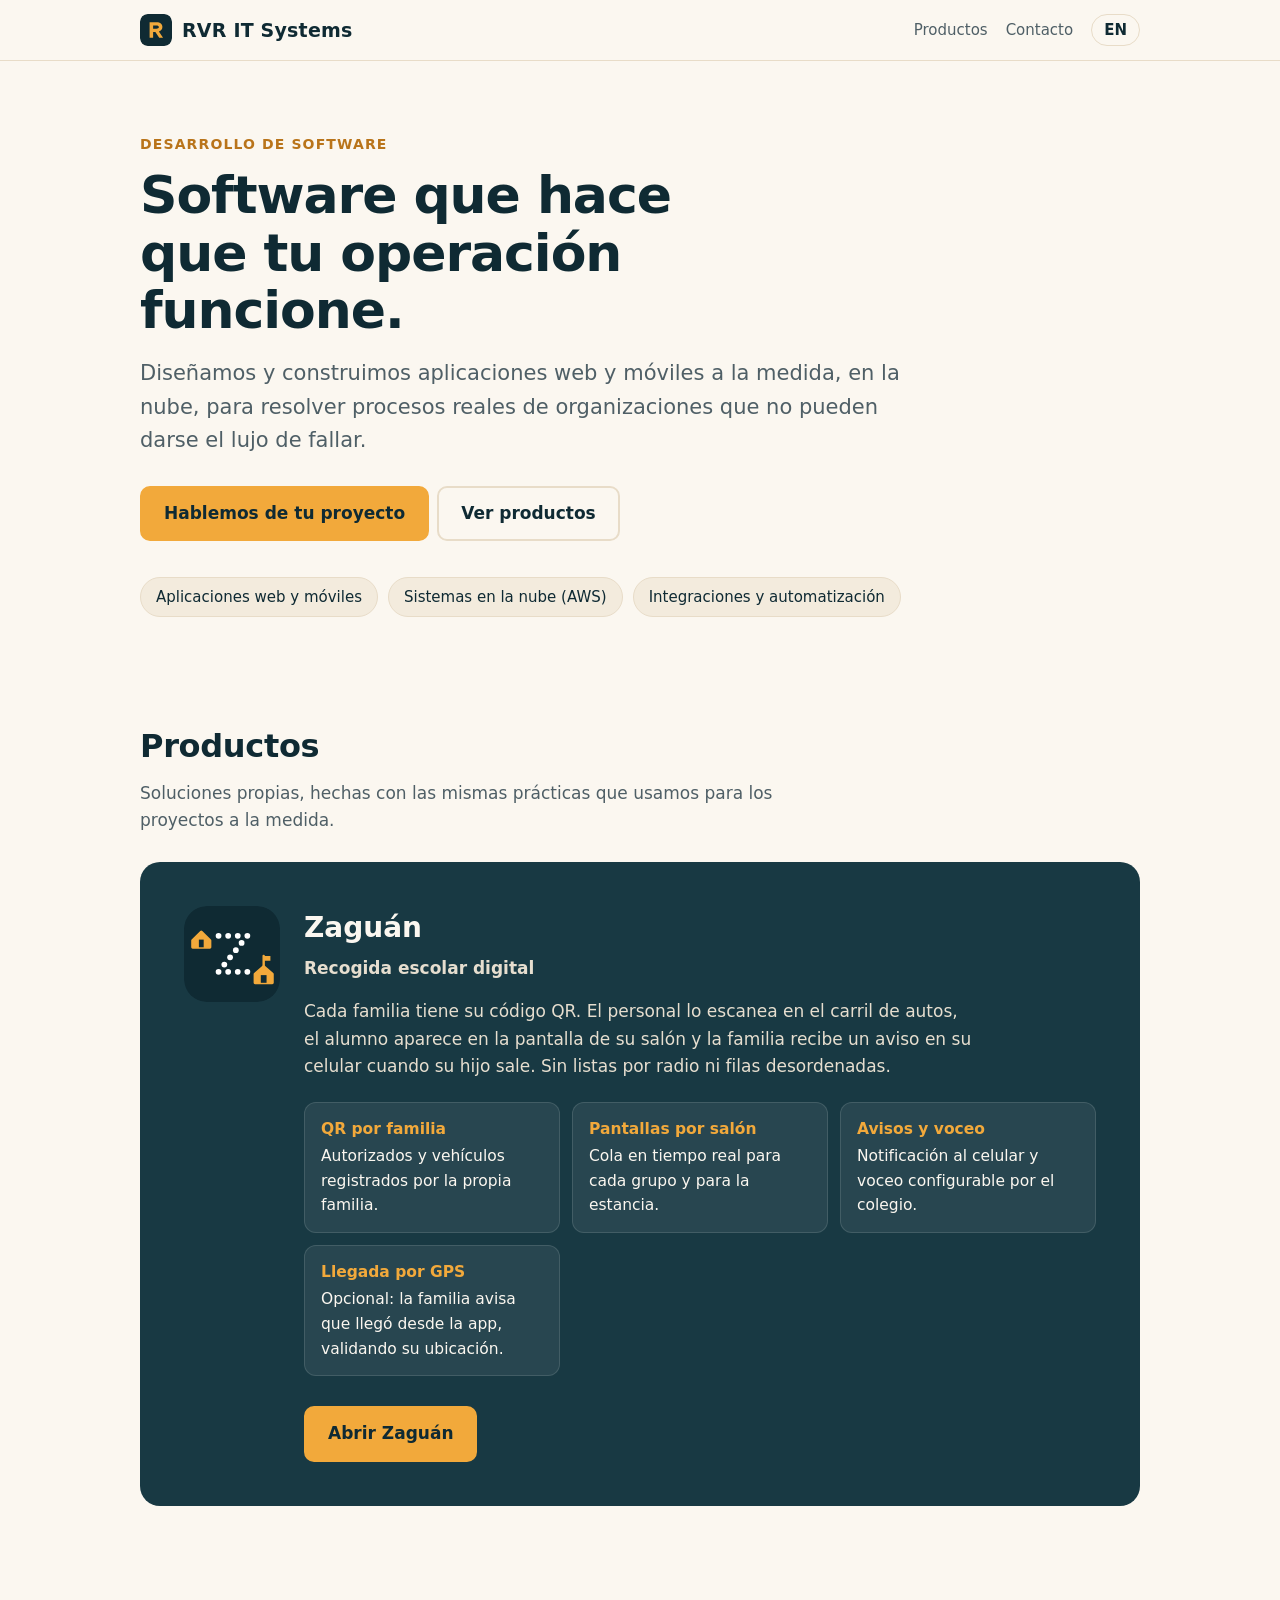
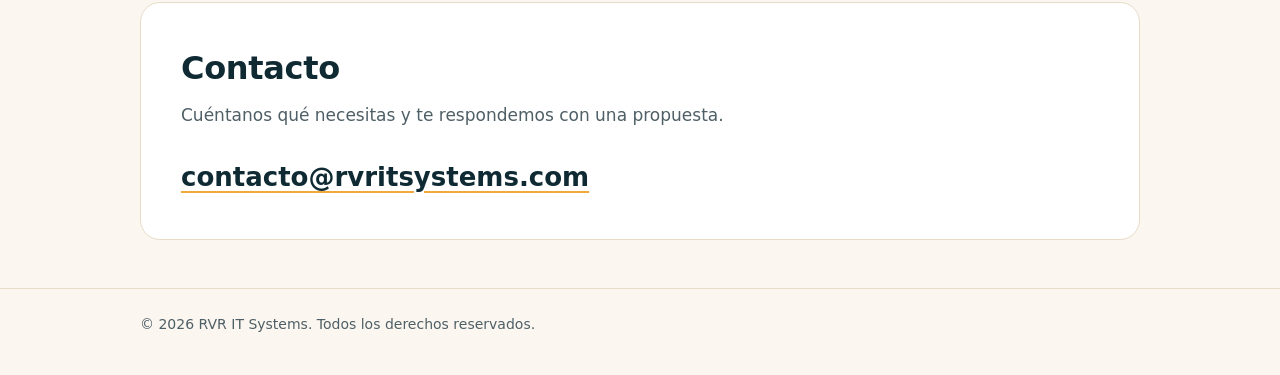
<file: index.html>
<!doctype html>
<html lang="es">
<head>
<meta charset="utf-8"><meta name="viewport" content="width=device-width,initial-scale=1">
<title>RVR IT Systems · Desarrollo de software y Zaguán</title>
<meta name="description" content="RVR IT Systems desarrolla software a la medida. Conoce Zaguán, la recogida escolar digital con código QR, pantallas por salón y avisos a las familias.">
<link rel="icon" href="./assets/favicon.svg" type="image/svg+xml">
<link rel="alternate" hreflang="es" href="https://rvritsystems.com/"><link rel="alternate" hreflang="en" href="https://rvritsystems.com/en/"><link rel="alternate" hreflang="x-default" href="https://rvritsystems.com/">
<meta property="og:title" content="RVR IT Systems · Desarrollo de software y Zaguán"><meta property="og:description" content="RVR IT Systems desarrolla software a la medida. Conoce Zaguán, la recogida escolar digital con código QR, pantallas por salón y avisos a las familias."><meta property="og:type" content="website"><meta property="og:image" content="https://rvritsystems.com/assets/zaguan.svg">
<meta name="theme-color" content="#0F2A33">
<link rel="stylesheet" href="./styles.css">
</head>
<body>
<header><div class="wrap"><a class="brand" href="./"><img src="./assets/favicon.svg" alt="" width="32" height="32">RVR IT Systems</a>
<nav><a href="#productos">Productos</a><a href="#contacto">Contacto</a><a class="lang" href="en/" hreflang="en" lang="en">EN</a></nav></div></header>
<main>
<div class="wrap hero"><p class="eyebrow">Desarrollo de software</p><h1>Software que hace que tu operación funcione.</h1><p class="lead">Diseñamos y construimos aplicaciones web y móviles a la medida, en la nube, para resolver procesos reales de organizaciones que no pueden darse el lujo de fallar.</p>
<a class="btn" href="#contacto">Hablemos de tu proyecto</a><a class="btn sec" href="#productos">Ver productos</a>
<ul class="chips"><li>Aplicaciones web y móviles</li><li>Sistemas en la nube (AWS)</li><li>Integraciones y automatización</li></ul></div>
<section id="productos"><div class="wrap"><h2>Productos</h2><p class="sub">Soluciones propias, hechas con las mismas prácticas que usamos para los proyectos a la medida.</p>
<article class="product"><img src="./assets/zaguan.svg" alt="Zaguán" width="96" height="96"><div>
<h3>Zaguán</h3><p class="tag">Recogida escolar digital</p><p>Cada familia tiene su código QR. El personal lo escanea en el carril de autos, el alumno aparece en la pantalla de su salón y la familia recibe un aviso en su celular cuando su hijo sale. Sin listas por radio ni filas desordenadas.</p>
<ul class="feat"><li><b>QR por familia</b>Autorizados y vehículos registrados por la propia familia.</li><li><b>Pantallas por salón</b>Cola en tiempo real para cada grupo y para la estancia.</li><li><b>Avisos y voceo</b>Notificación al celular y voceo configurable por el colegio.</li><li><b>Llegada por GPS</b>Opcional: la familia avisa que llegó desde la app, validando su ubicación.</li></ul>
<a class="btn" href="https://zaguan.rvritsystems.com/app/index">Abrir Zaguán</a></div></article></div></section>
<section id="contacto"><div class="wrap"><div class="contact"><h2>Contacto</h2><p class="sub">Cuéntanos qué necesitas y te respondemos con una propuesta.</p>
<a class="mail" href="mailto:contacto@rvritsystems.com">contacto@rvritsystems.com</a></div></div></section>
</main>
<footer><div class="wrap">© 2026 RVR IT Systems. Todos los derechos reservados.</div></footer>
</body></html>
</file>
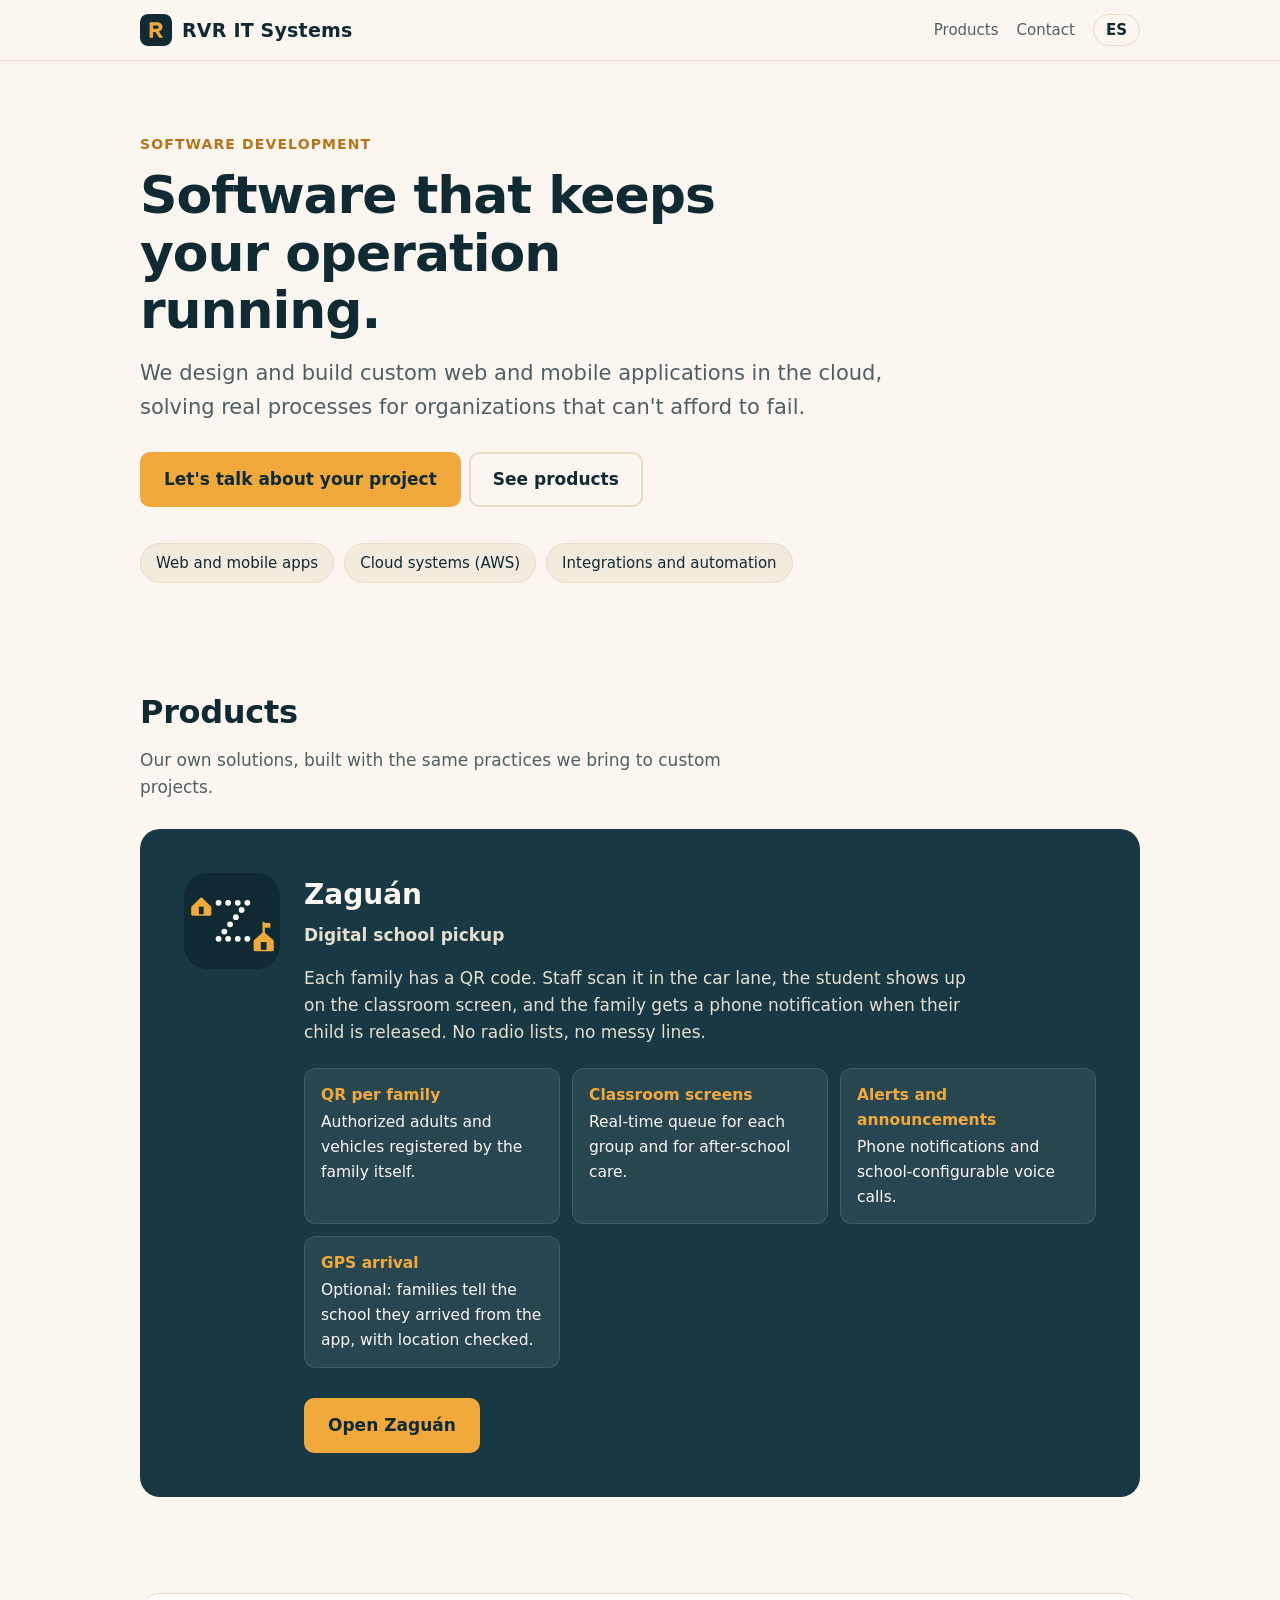
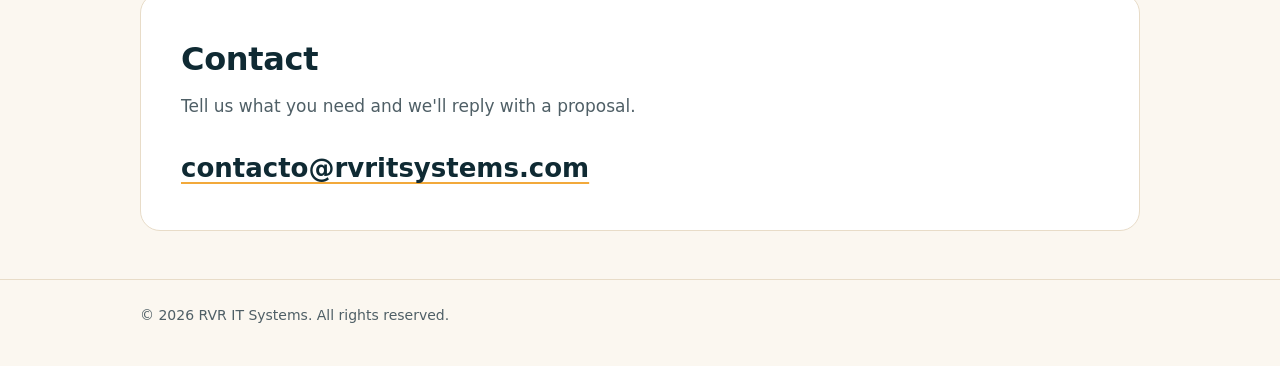
<file: en/index.html>
<!doctype html>
<html lang="en">
<head>
<meta charset="utf-8"><meta name="viewport" content="width=device-width,initial-scale=1">
<title>RVR IT Systems · Software development and Zaguán</title>
<meta name="description" content="RVR IT Systems builds custom software. Meet Zaguán, digital school pickup with QR codes, classroom screens and parent notifications.">
<link rel="icon" href="../assets/favicon.svg" type="image/svg+xml">
<link rel="alternate" hreflang="es" href="https://rvritsystems.com/"><link rel="alternate" hreflang="en" href="https://rvritsystems.com/en/"><link rel="alternate" hreflang="x-default" href="https://rvritsystems.com/">
<meta property="og:title" content="RVR IT Systems · Software development and Zaguán"><meta property="og:description" content="RVR IT Systems builds custom software. Meet Zaguán, digital school pickup with QR codes, classroom screens and parent notifications."><meta property="og:type" content="website"><meta property="og:image" content="https://rvritsystems.com/assets/zaguan.svg">
<meta name="theme-color" content="#0F2A33">
<link rel="stylesheet" href="../styles.css">
</head>
<body>
<header><div class="wrap"><a class="brand" href="../"><img src="../assets/favicon.svg" alt="" width="32" height="32">RVR IT Systems</a>
<nav><a href="#productos">Products</a><a href="#contacto">Contact</a><a class="lang" href="../" hreflang="es" lang="es">ES</a></nav></div></header>
<main>
<div class="wrap hero"><p class="eyebrow">Software development</p><h1>Software that keeps your operation running.</h1><p class="lead">We design and build custom web and mobile applications in the cloud, solving real processes for organizations that can't afford to fail.</p>
<a class="btn" href="#contacto">Let's talk about your project</a><a class="btn sec" href="#productos">See products</a>
<ul class="chips"><li>Web and mobile apps</li><li>Cloud systems (AWS)</li><li>Integrations and automation</li></ul></div>
<section id="productos"><div class="wrap"><h2>Products</h2><p class="sub">Our own solutions, built with the same practices we bring to custom projects.</p>
<article class="product"><img src="../assets/zaguan.svg" alt="Zaguán" width="96" height="96"><div>
<h3>Zaguán</h3><p class="tag">Digital school pickup</p><p>Each family has a QR code. Staff scan it in the car lane, the student shows up on the classroom screen, and the family gets a phone notification when their child is released. No radio lists, no messy lines.</p>
<ul class="feat"><li><b>QR per family</b>Authorized adults and vehicles registered by the family itself.</li><li><b>Classroom screens</b>Real-time queue for each group and for after-school care.</li><li><b>Alerts and announcements</b>Phone notifications and school-configurable voice calls.</li><li><b>GPS arrival</b>Optional: families tell the school they arrived from the app, with location checked.</li></ul>
<a class="btn" href="https://zaguan.rvritsystems.com/app/index">Open Zaguán</a></div></article></div></section>
<section id="contacto"><div class="wrap"><div class="contact"><h2>Contact</h2><p class="sub">Tell us what you need and we'll reply with a proposal.</p>
<a class="mail" href="mailto:contacto@rvritsystems.com">contacto@rvritsystems.com</a></div></div></section>
</main>
<footer><div class="wrap">© 2026 RVR IT Systems. All rights reserved.</div></footer>
</body></html>
</file>
<file: styles.css>
:root{--ink:#0F2A33;--bg:#FBF7F0;--card:#fff;--line:#E8DCC8;--mist:#F3EBDD;--amber:#F2A93B;--amber-d:#B9741A;--mut:#4F5F66;--on-dark:#FBF7F0;--dark:#183943}
@media (prefers-color-scheme:dark){:root{--ink:#F3EBDD;--bg:#0C1D23;--card:#12303A;--line:#254753;--mist:#102830;--amber-d:#F2A93B;--mut:#A9BCC2;--on-dark:#FBF7F0;--dark:#183943}}
*{box-sizing:border-box}html{scroll-behavior:smooth}
body{margin:0;background:var(--bg);color:var(--ink);font:17px/1.6 system-ui,-apple-system,"Segoe UI",Roboto,Arial,sans-serif;-webkit-text-size-adjust:100%}
a{color:inherit}a:focus-visible,button:focus-visible{outline:3px solid var(--amber);outline-offset:3px;border-radius:4px}
.wrap{max-width:1040px;margin:0 auto;padding:0 20px}
header{border-bottom:1px solid var(--line)}header .wrap{display:flex;align-items:center;justify-content:space-between;gap:12px;padding-top:14px;padding-bottom:14px}
.brand{display:flex;align-items:center;gap:10px;font-weight:800;font-size:19px;letter-spacing:.2px;text-decoration:none}.brand img{width:32px;height:32px;border-radius:8px}
nav{display:flex;align-items:center;gap:18px;font-size:15px}nav a{text-decoration:none;color:var(--mut)}nav a:hover{color:var(--ink)}
.lang{border:1px solid var(--line);border-radius:999px;padding:3px 12px;font-weight:600;color:var(--ink)}
.hero{padding-top:72px;padding-bottom:56px}.eyebrow{color:var(--amber-d);font-weight:700;font-size:14px;letter-spacing:.08em;text-transform:uppercase;margin:0 0 12px}
h1{font-size:clamp(32px,6vw,52px);line-height:1.1;margin:0 0 18px;letter-spacing:-.02em;max-width:18ch}
.lead{font-size:clamp(18px,2.4vw,21px);color:var(--mut);max-width:60ch;margin:0 0 28px}
.btn{display:inline-block;background:var(--amber);color:#0F2A33;font-weight:700;text-decoration:none;padding:12px 22px;border-radius:10px;border:2px solid var(--amber)}
.btn:hover{filter:brightness(.95)}.btn.sec{background:transparent;color:var(--ink);border-color:var(--line);margin-left:8px}
.chips{display:flex;flex-wrap:wrap;gap:10px;margin:36px 0 0;padding:0;list-style:none}.chips li{background:var(--mist);border:1px solid var(--line);border-radius:999px;padding:7px 15px;font-size:15px}
section{padding:48px 0}h2{font-size:clamp(24px,4vw,32px);margin:0 0 8px;letter-spacing:-.01em}.sub{color:var(--mut);margin:0 0 28px;max-width:60ch}
.product{background:var(--dark);color:var(--on-dark);border-radius:20px;padding:clamp(24px,5vw,44px);display:grid;grid-template-columns:96px 1fr;gap:24px;align-items:start}
.product img{width:96px;height:96px;border-radius:22px}.product h3{margin:0 0 4px;font-size:28px}.tag{color:var(--amber);font-weight:700;margin:0 0 14px}
.product p{margin:0 0 16px;max-width:62ch;color:#E6DECF}
.feat{display:grid;grid-template-columns:repeat(auto-fit,minmax(230px,1fr));gap:12px;margin:22px 0 26px;padding:0;list-style:none}
.feat li{background:rgba(255,255,255,.07);border:1px solid rgba(255,255,255,.12);border-radius:12px;padding:14px 16px;font-size:15.5px}.feat b{display:block;color:var(--amber);margin-bottom:2px}
.product .btn{margin-top:4px}
.contact{background:var(--card);border:1px solid var(--line);border-radius:20px;padding:clamp(24px,5vw,40px)}
.contact a.mail{font-size:clamp(20px,3.4vw,26px);font-weight:700;color:var(--ink);text-decoration:underline;text-decoration-color:var(--amber);text-underline-offset:5px;word-break:break-all}
footer{border-top:1px solid var(--line);color:var(--mut);font-size:14px;padding:24px 0 40px}
@media (max-width:640px){.product{grid-template-columns:1fr}.hero{padding-top:44px}.btn.sec{margin:10px 0 0}nav a:not(.lang){display:none}}
</file>
